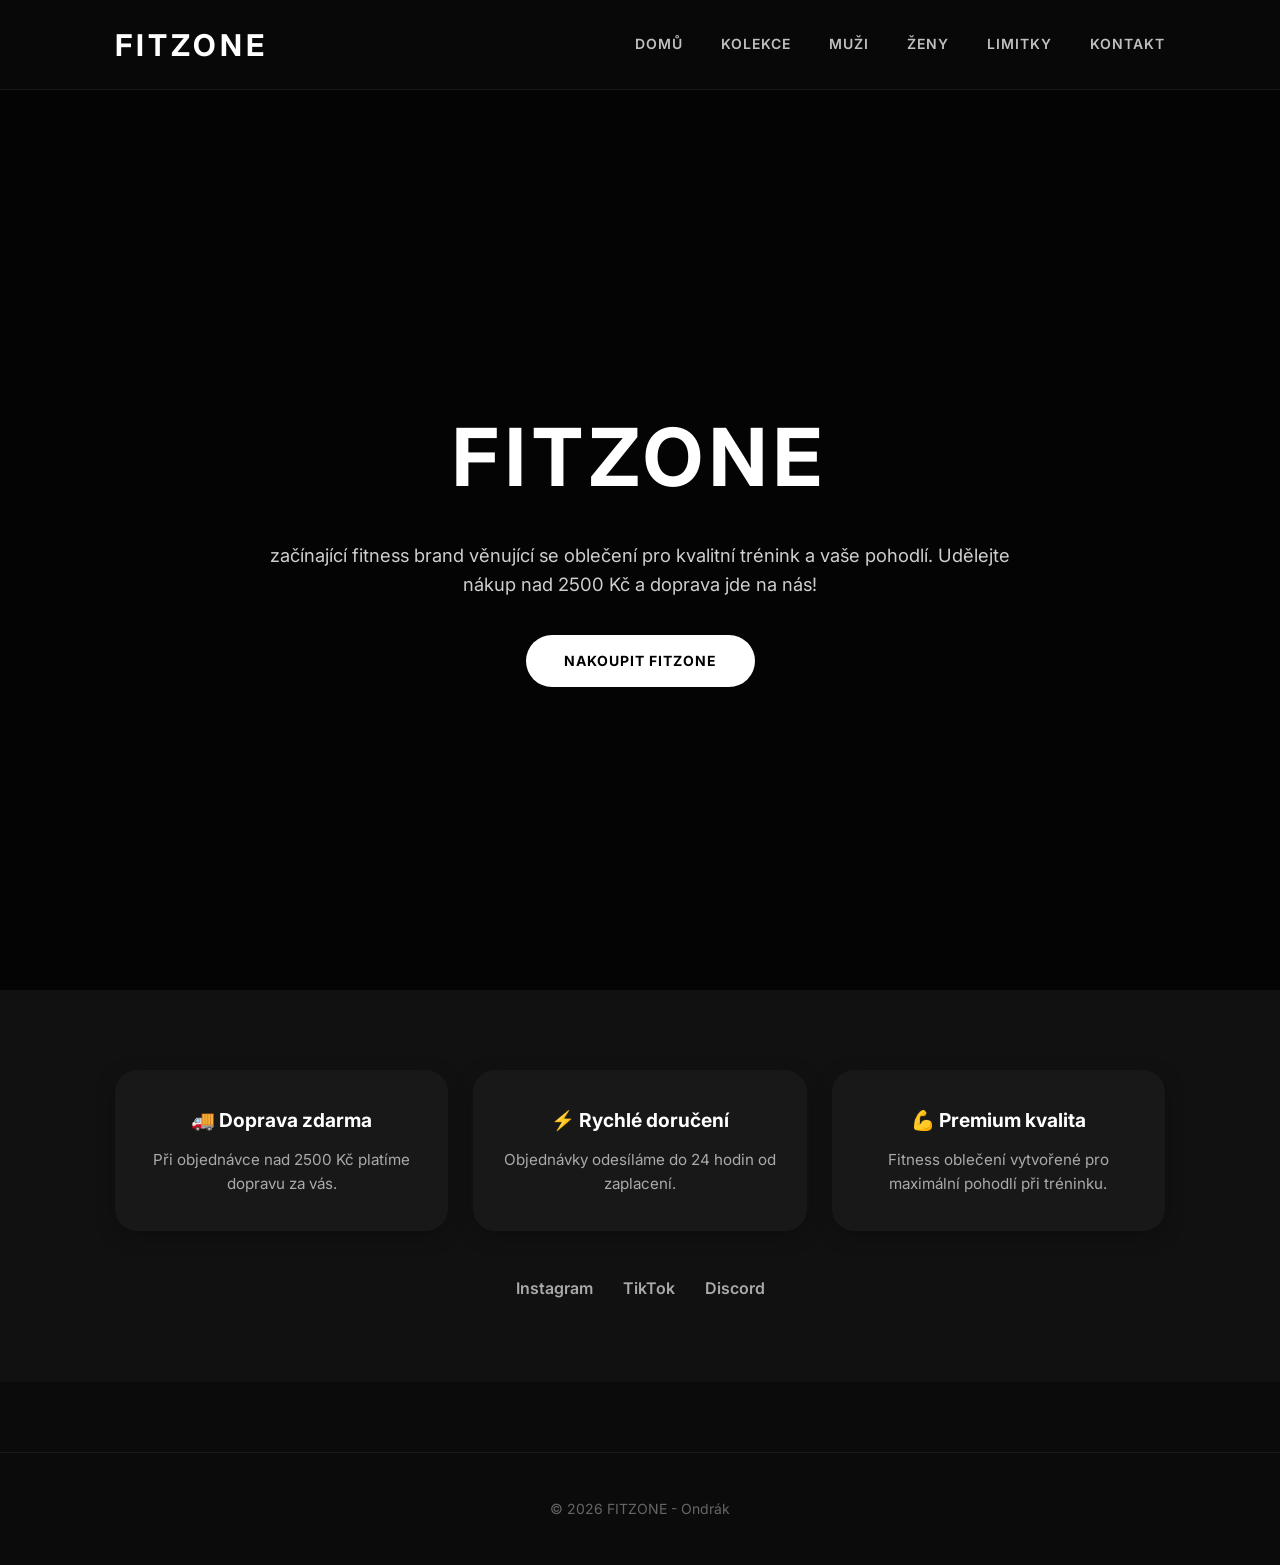
<file: index.html>
<!DOCTYPE html>
<html lang="cs">
<head>
<meta charset="UTF-8">
<meta name="viewport" content="width=device-width, initial-scale=1.0">

<title>FITZONE | Hub</title>

<link rel="stylesheet" href="stylesheet.css">
<link href="https://fonts.googleapis.com/css2?family=Inter:wght@300;400;600;700&display=swap" rel="stylesheet">
</head>

<body class="home">

<header>

<a href="index.html" class="logo">FITZONE</a>

<nav>
<a href="index.html">Domů</a>
<a href="kolekce.html">Kolekce</a>
<a href="man.html">Muži</a>
<a href="woman.html">Ženy</a>
<a href="limitka.html">Limitky</a>
<a href="kontakt.html">Kontakt</a>
</nav>

</header>

<section class="hero">

<div class="overlay"></div>

<div class="hero-content">

<h1>FITZONE</h1>

<p>
začínající fitness brand věnující se oblečení pro kvalitní trénink a vaše pohodlí.
Udělejte nákup nad 2500 Kč a doprava jde na nás!
</p>

<a href="kolekce.html" class="btn">NAKOUPIT FITZONE</a>

</div>

</section>

<section class="info-section">

<div class="info-grid">

<div class="info-box">
<h3>🚚 Doprava zdarma</h3>
<p>Při objednávce nad 2500 Kč platíme dopravu za vás.</p>
</div>

<div class="info-box">
<h3>⚡ Rychlé doručení</h3>
<p>Objednávky odesíláme do 24 hodin od zaplacení.</p>
</div>

<div class="info-box">
<h3>💪 Premium kvalita</h3>
<p>Fitness oblečení vytvořené pro maximální pohodlí při tréninku.</p>
</div>

</div>

<div class="socials">

<a href="https://www.instagram.com/p.ondras/" target="_blank">Instagram</a>

<a href="https://www.tiktok.com/@gymshark" target="_blank">TikTok</a>

<a href="https://en.wikipedia.org/wiki/Discord" target="_blank">Discord</a>

</div>

</section>

<footer class="footer">
<p>© 2026 FITZONE - Ondrák</p>
</footer>

</body>
</html>
</file>
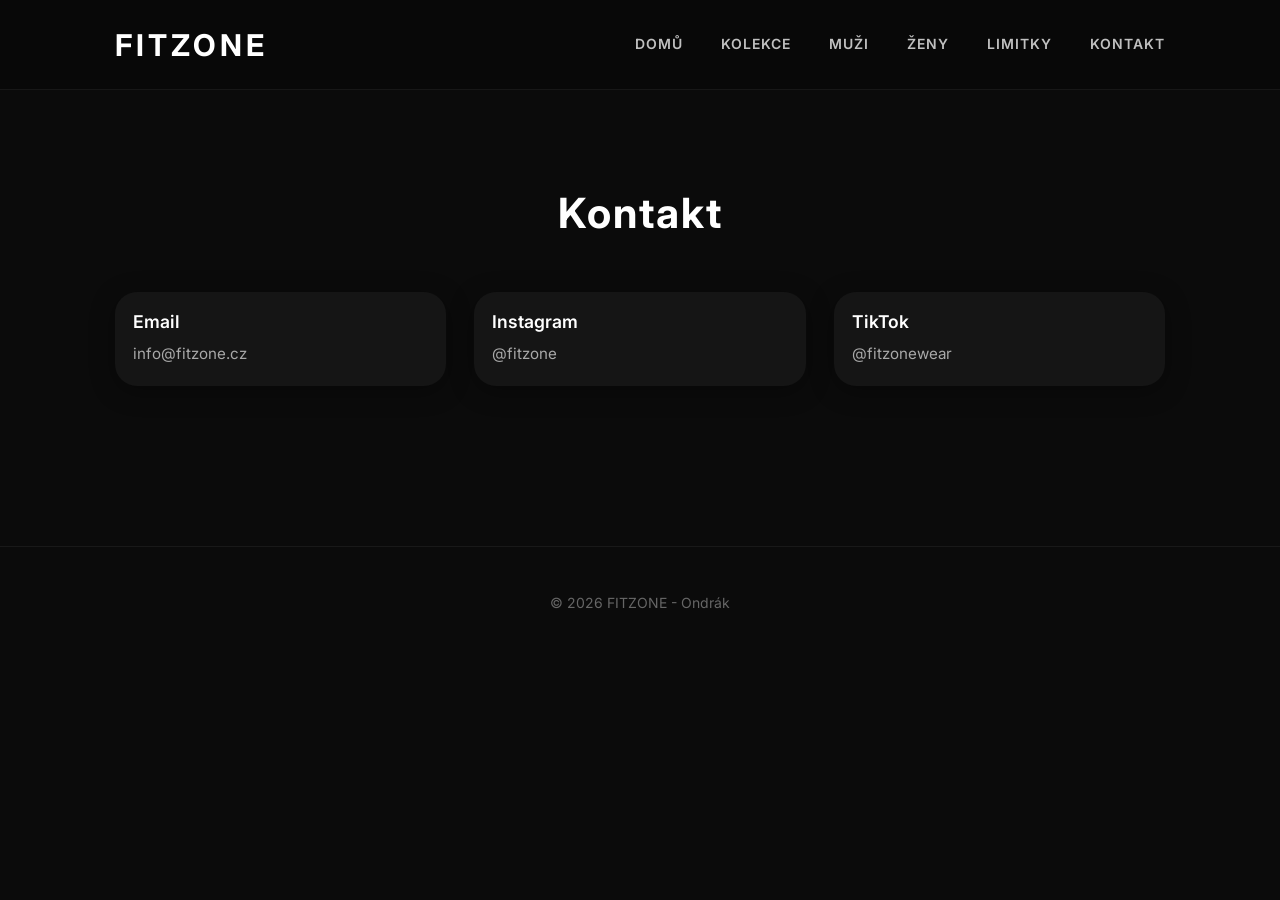
<file: kontakt.html>
<!DOCTYPE html>
<html lang="cs">
<head>
    <meta charset="UTF-8">
    <meta name="viewport" content="width=device-width, initial-scale=1.0">
    <title>FITZONE | Kontakt</title>

    <link rel="stylesheet" href="stylesheet.css">
    <link href="https://fonts.googleapis.com/css2?family=Inter:wght@300;400;600;700&display=swap" rel="stylesheet">
</head>
<body>

<header>

    <a href="index.html" class="logo">FITZONE</a>

    <nav>
        <a href="index.html">Domů</a>
        <a href="kolekce.html">Kolekce</a>
        <a href="man.html">Muži</a>
        <a href="woman.html">Ženy</a>
        <a href="limitka.html">Limitky</a><a href="kontakt.html">Kontakt</a>
    </nav>

</header>

<section class="page">

    <h1>Kontakt</h1>

    <div class="grid">

        <div class="card">
            <h3>Email</h3>
            <p>info@fitzone.cz</p>
        </div>

        <div class="card">
            <h3>Instagram</h3>
            <p>@fitzone</p>
        </div>

        <div class="card">
            <h3>TikTok</h3>
            <p>@fitzonewear</p>
        </div>

    </div>

</section>
<footer class="footer">
<p>© 2026 FITZONE - Ondrák</p>
</footer>
</body>
</html>
</file>
<file: stylesheet.css>
*{
margin:0;
padding:0;
box-sizing:border-box;
font-family:'Inter',sans-serif;
}

body{
background:#0b0b0b;
color:white;
line-height:1.6;
padding-top:90px;
overflow-x:hidden;
}

/*  :D */
a{
text-decoration:none;
color:inherit;
}

/* HLAVA */
header{
position:fixed;
top:0;
left:0;
width:100%;
height:90px;
display:flex;
justify-content:space-between;
align-items:center;
padding:0 9%;
background:rgba(8,8,8,0.75);
backdrop-filter:blur(18px);
-webkit-backdrop-filter:blur(18px);
border-bottom:1px solid rgba(255,255,255,0.06);
z-index:1000;
}

.logo{
font-size:30px;
font-weight:700;
letter-spacing:4px;
color:white;
white-space:nowrap;
}

nav{
display:flex;
align-items:center;
gap:38px;
}

nav a{
font-size:14px;
font-weight:600;
letter-spacing:1px;
text-transform:uppercase;
color:rgba(255,255,255,0.75);
position:relative;
transition:0.25s;
white-space:nowrap;
}

nav a:hover{
color:white;
}

nav a::after{
content:'';
position:absolute;
left:0;
bottom:-7px;
width:0%;
height:1.5px;
background:white;
transition:0.25s;
}

nav a:hover::after{
width:100%;
}

/* HEROES NEVER DIES */
.hero{
height:100vh;
background:url('https://images.unsplash.com/photo-1517836357463-d25dfeac3438?q=80&w=1600&auto=format&fit=crop') center/cover;
display:flex;
justify-content:center;
align-items:center;
position:relative;
text-align:center;
padding:20px;
}

.overlay{
position:absolute;
inset:0;
background:rgba(0,0,0,0.6);
}

.hero-content{
position:relative;
z-index:2;
max-width:750px;
}

.hero h1{
font-size:5rem;
font-weight:700;
letter-spacing:6px;
margin-bottom:20px;
}

.hero p{
font-size:1.15rem;
color:#cfcfcf;
margin-bottom:35px;
}

/* ČUDLÍK ŠMUDLÍK */
.btn{
display:inline-block;
padding:15px 38px;
background:white;
color:black;
font-weight:700;
border-radius:50px;
transition:0.3s;
font-size:14px;
letter-spacing:1px;
}

.btn:hover{
background:#dcdcdc;
transform:translateY(-3px);
}

/* ROZDĚLENÍ SEKCÍ */
.products,
.page{
padding:90px 9%;
}

.products h2,
.page h1{
font-size:2.6rem;
text-align:center;
margin-bottom:45px;
letter-spacing:2px;
}

/* REZPONZIVITA */
.grid{
display:grid;
grid-template-columns:repeat(auto-fit,minmax(250px,1fr));
gap:28px;
}

/* NAKLIKNUTÍ TEMPLATU */
.card{
background:#151515;
border-radius:22px;
overflow:hidden;
transition:0.35s;
box-shadow:0 5px 25px rgba(0,0,0,0.35);
display:block;
cursor:pointer;
}

.card:hover{
transform:translateY(-10px);
}

.card img{
width:100%;
height:300px;
object-fit:cover;
display:block;
}

.card h3{
padding:16px 18px 6px;
font-size:1.1rem;
font-weight:600;
}

.card p{
padding:0 18px 20px;
color:#a8a8a8;
font-size:0.95rem;
}

/* DETAILY PRODUKTU */
.product-detail{
max-width:650px;
margin:40px auto;
padding:20px;

text-align:center;

display:flex;
flex-direction:column;
align-items:center;
gap:12px;
}

.product-detail img{
width:100%;
max-width:520px;
height:420px;
object-fit:cover;
border-radius:20px;
box-shadow:0 10px 30px rgba(0,0,0,0.4);
}

.product-detail h1{
font-size:2.2rem;
margin-top:10px;
}

.product-detail p{
color:#aaa;
max-width:500px;
font-size:1rem;
line-height:1.6;
}

.product-detail h2{
font-size:1.6rem;
margin:5px 0;
}

/* MEZERY MEZI TLACITKY */
.product-detail .btn{
margin-top:10px;
}

/* TLACITKO ZPET */
.product-detail a:not(.btn){
font-size:14px;
color:#aaa;
opacity:0.8;
transition:0.2s;
margin-top:5px;
}

.product-detail a:not(.btn):hover{
opacity:1;
color:white;
}

/* FŮTRRRR */
footer{
text-align:center;
padding:45px 20px;
color:#666;
border-top:1px solid rgba(255,255,255,0.06);
background:#0b0b0b;
margin-top:70px;
font-size:14px;
}

/* RESPONSIVEeeeee */
@media(max-width:900px){

header{
padding:0 5%;
}

nav{
gap:18px;
}

.hero h1{
font-size:3.2rem;
}

.products,
.page{
padding:70px 5%;
}

}

@media(max-width:600px){

header{
height:90px;
padding:0 5%;
}

nav{
gap:14px;
}

nav a{
font-size:12px;
}

.logo{
font-size:24px;
}

.hero h1{
font-size:2.5rem;
letter-spacing:3px;
}

.hero p{
font-size:0.95rem;
}

.btn{
padding:13px 28px;
}

.card img{
height:250px;
}

.products h2,
.page h1{
font-size:2rem;
}

.product-detail img{
height:320px;
}
}

/* SEKCE PRO INFO POD INDEXEM */


.info-section{
padding:80px 9%;
background:#111;
text-align:center;
}

.info-grid{
display:grid;
grid-template-columns:repeat(auto-fit,minmax(240px,1fr));
gap:25px;
margin-bottom:45px;
}

.info-box{
background:#181818;
padding:35px 25px;
border-radius:22px;
transition:0.3s;
box-shadow:0 5px 20px rgba(0,0,0,0.25);
}

.info-box:hover{
transform:translateY(-6px);
}

.info-box h3{
margin-bottom:12px;
font-size:1.2rem;
}

.info-box p{
color:#aaa;
font-size:0.95rem;
line-height:1.6;
}

.socials{
display:flex;
justify-content:center;
gap:30px;
flex-wrap:wrap;
}

.socials a{
color:#aaa;
font-weight:600;
transition:0.25s;
}

.socials a:hover{
color:white;
}
</file>
